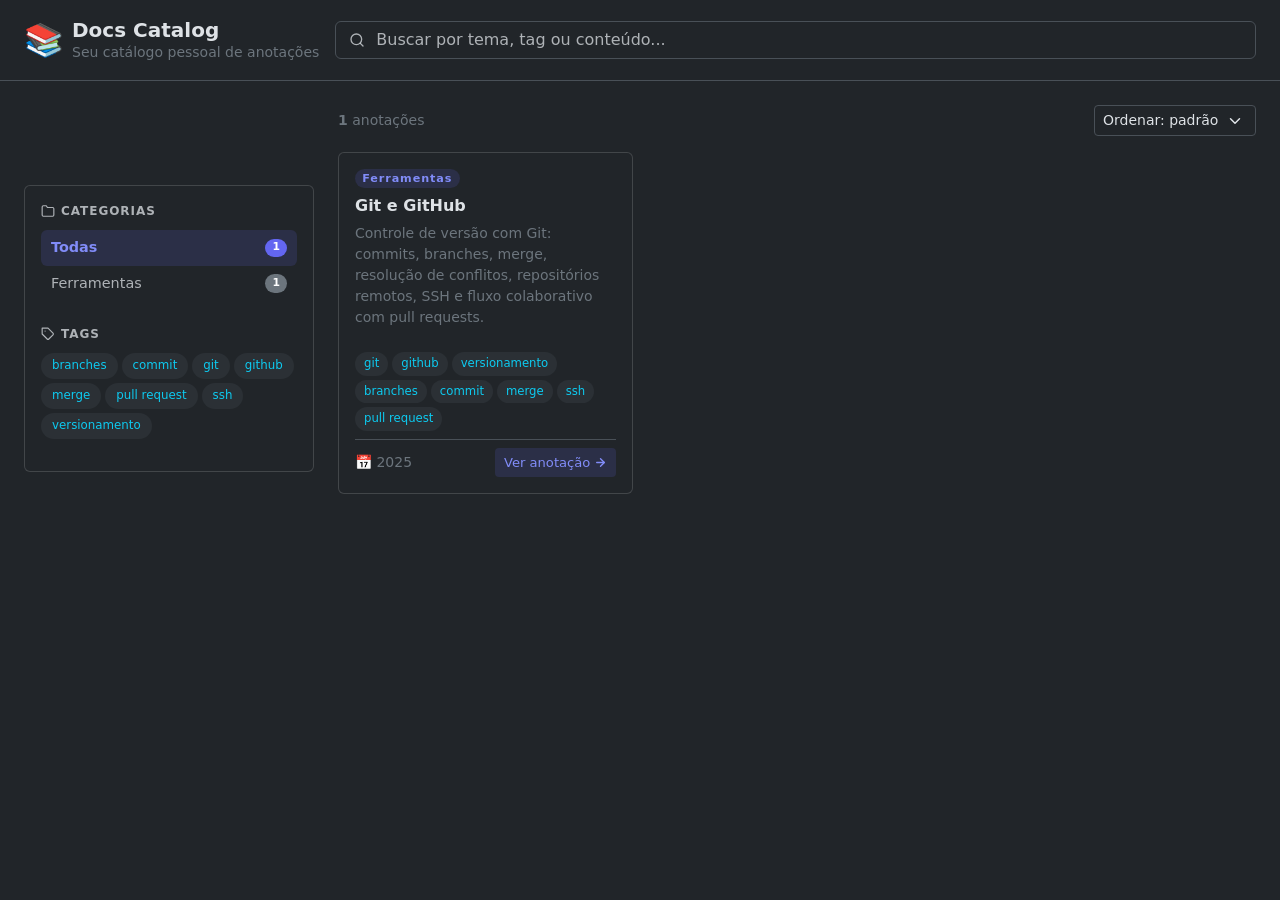
<file: index.html>
<!DOCTYPE html>
<html lang="pt-BR" data-bs-theme="dark">
<head>
  <meta charset="UTF-8" />
  <meta name="viewport" content="width=device-width, initial-scale=1.0" />
  <title>Skills Catalog</title>
  <link href="https://cdn.jsdelivr.net/npm/bootstrap@5.3.3/dist/css/bootstrap.min.css" rel="stylesheet" />
  <link rel="stylesheet" href="style.css" />
</head>
<body>

  <!-- HEADER -->
  <nav class="navbar sticky-top border-bottom px-4 py-3">
    <div class="d-flex align-items-center gap-3 w-100 flex-wrap">

      <div class="d-flex align-items-center gap-2 flex-shrink-0">
        <span style="font-size:2rem">📚</span>
        <div>
          <h1 class="h5 mb-0 fw-bold">Docs Catalog</h1>
          <p class="text-secondary mb-0 small">Seu catálogo pessoal de anotações</p>
        </div>
      </div>

      <div class="position-relative flex-grow-1" style="min-width:260px">
        <svg class="search-icon" xmlns="http://www.w3.org/2000/svg" viewBox="0 0 24 24"
          fill="none" stroke="currentColor" stroke-width="2" stroke-linecap="round" stroke-linejoin="round">
          <circle cx="11" cy="11" r="8"></circle>
          <line x1="21" y1="21" x2="16.65" y2="16.65"></line>
        </svg>
        <input type="text" id="search-input" class="form-control search-input"
          placeholder="Buscar por tema, tag ou conteúdo..." autocomplete="off" />
        <button class="clear-btn d-none" id="clear-btn" aria-label="Limpar busca">×</button>
      </div>

    </div>
  </nav>

  <!-- LAYOUT -->
  <div class="container-fluid p-4">
    <div class="row g-4 align-items-start">

      <!-- SIDEBAR -->
      <aside class="col-md-3">
        <div class="card p-3 sidebar-sticky">

          <p class="filter-label">
            <svg xmlns="http://www.w3.org/2000/svg" viewBox="0 0 24 24" fill="none" stroke="currentColor"
              stroke-width="2" stroke-linecap="round" stroke-linejoin="round" width="14" height="14">
              <path d="M22 19a2 2 0 0 1-2 2H4a2 2 0 0 1-2-2V5a2 2 0 0 1 2-2h5l2 3h9a2 2 0 0 1 2 2z"></path>
            </svg>
            Categorias
          </p>
          <ul id="categories-list" class="list-unstyled mb-4"></ul>

          <p class="filter-label">
            <svg xmlns="http://www.w3.org/2000/svg" viewBox="0 0 24 24" fill="none" stroke="currentColor"
              stroke-width="2" stroke-linecap="round" stroke-linejoin="round" width="14" height="14">
              <path d="M20.59 13.41l-7.17 7.17a2 2 0 0 1-2.83 0L2 12V2h10l8.59 8.59a2 2 0 0 1 0 2.82z"></path>
              <line x1="7" y1="7" x2="7.01" y2="7"></line>
            </svg>
            Tags
          </p>
          <div id="tags-cloud" class="d-flex flex-wrap gap-1 mb-3"></div>

          <button class="btn btn-outline-secondary btn-sm d-none" id="reset-filters">Limpar filtros</button>
        </div>
      </aside>

      <!-- MAIN -->
      <main class="col-md-9">
        <div class="d-flex align-items-center justify-content-between mb-3 flex-wrap gap-2">
          <span id="results-info" class="text-secondary small"></span>
          <select id="sort-select" class="form-select form-select-sm w-auto">
            <option value="default">Ordenar: padrão</option>
            <option value="az">A → Z</option>
            <option value="za">Z → A</option>
          </select>
        </div>

        <div id="cards-grid" class="row g-3 row-cols-1 row-cols-md-2 row-cols-xl-3"></div>

        <div id="no-results" class="text-center py-5 d-none">
          <div style="font-size:3rem" class="mb-3">🔍</div>
          <p class="text-secondary">Nenhum resultado encontrado para <strong id="search-term-display"></strong></p>
          <button class="btn btn-outline-secondary btn-sm" id="no-results-reset">Limpar filtros</button>
        </div>
      </main>

    </div>
  </div>

  <script src="https://cdn.jsdelivr.net/npm/bootstrap@5.3.3/dist/js/bootstrap.bundle.min.js"></script>
  <script src="index.js"></script>
</body>
</html>
</file>
<file: style.css>
/* =============================================
   SKILLS CATALOG — Custom overrides sobre Bootstrap
   O restante é tratado pelo Bootstrap 5.3 dark mode.
   ============================================= */
:root {
  --accent:     #6366f1;
  --accent-h:   #818cf8;
  --accent-dim: rgba(99, 102, 241, 0.15);
  --trans:      0.2s ease;
}

/* Search */
.search-icon {
  position: absolute; left: 14px; top: 50%;
  transform: translateY(-50%);
  color: var(--bs-secondary-color);
  pointer-events: none; width: 16px; height: 16px;
}
.search-input { padding-left: 40px; padding-right: 38px; }
.clear-btn {
  position: absolute; right: 10px; top: 50%;
  transform: translateY(-50%);
  background: none; border: none;
  color: var(--bs-secondary-color);
  font-size: 1.2rem; line-height: 1;
  cursor: pointer; padding: 0 4px;
  transition: color var(--trans);
}
.clear-btn:hover { color: var(--bs-body-color); }

/* Sidebar */
.sidebar-sticky { position: sticky; top: 80px; }

.filter-label {
  font-size: 0.75rem; font-weight: 600;
  text-transform: uppercase; letter-spacing: 0.08em;
  color: var(--bs-secondary-color);
  display: flex; align-items: center; gap: 6px;
  margin-bottom: 10px;
}

/* Category buttons */
.category-btn {
  width: 100%; text-align: left; background: none; border: none;
  padding: 7px 10px; border-radius: 6px;
  color: var(--bs-secondary-color); font-size: 0.9rem;
  display: flex; justify-content: space-between; align-items: center;
  transition: background var(--trans), color var(--trans);
}
.category-btn:hover { background: var(--bs-tertiary-bg); color: var(--bs-body-color); }
.category-btn.active { background: var(--accent-dim); color: var(--accent-h); font-weight: 600; }
.category-btn.active .badge { background-color: var(--accent) !important; }

/* Tag chips */
.tag-chip {
  background: var(--bs-tertiary-bg); color: var(--bs-info);
  border: 1px solid transparent; border-radius: 20px;
  padding: 3px 10px; font-size: 0.74rem;
  cursor: pointer; transition: all var(--trans);
}
.tag-chip:hover { border-color: var(--bs-info); }
.tag-chip.active { background: var(--accent); color: #fff; border-color: var(--accent); }

/* Card */
.card {
  transition: transform var(--trans), box-shadow var(--trans), border-color var(--trans);
  position: relative; overflow: hidden;
}
.card::before {
  content: ''; position: absolute;
  top: 0; left: 0; right: 0; height: 3px;
  background: var(--accent);
  transform: scaleX(0); transform-origin: left;
  transition: transform var(--trans);
}
.card:hover {
  transform: translateY(-3px);
  box-shadow: 0 8px 24px rgba(0, 0, 0, 0.4);
  border-color: var(--accent) !important;
}
.card:hover::before { transform: scaleX(1); }

/* Card tags */
.card-tag {
  background: var(--bs-tertiary-bg); color: var(--bs-info);
  border: 1px solid transparent; border-radius: 20px;
  padding: 2px 8px; font-size: 0.73rem;
  cursor: pointer; transition: all var(--trans);
}
.card-tag:hover { border-color: var(--bs-info); }

/* Card link button */
.btn-accent {
  background: var(--accent-dim); color: var(--accent-h);
  border: 1px solid transparent; font-size: 0.82rem;
  transition: all var(--trans);
}
.btn-accent:hover { background: var(--accent); color: #fff; border-color: var(--accent); }

/* Highlight mark */
mark {
  background: rgba(99, 102, 241, 0.3);
  color: var(--accent-h);
  border-radius: 2px; padding: 0 2px;
}
</file>
